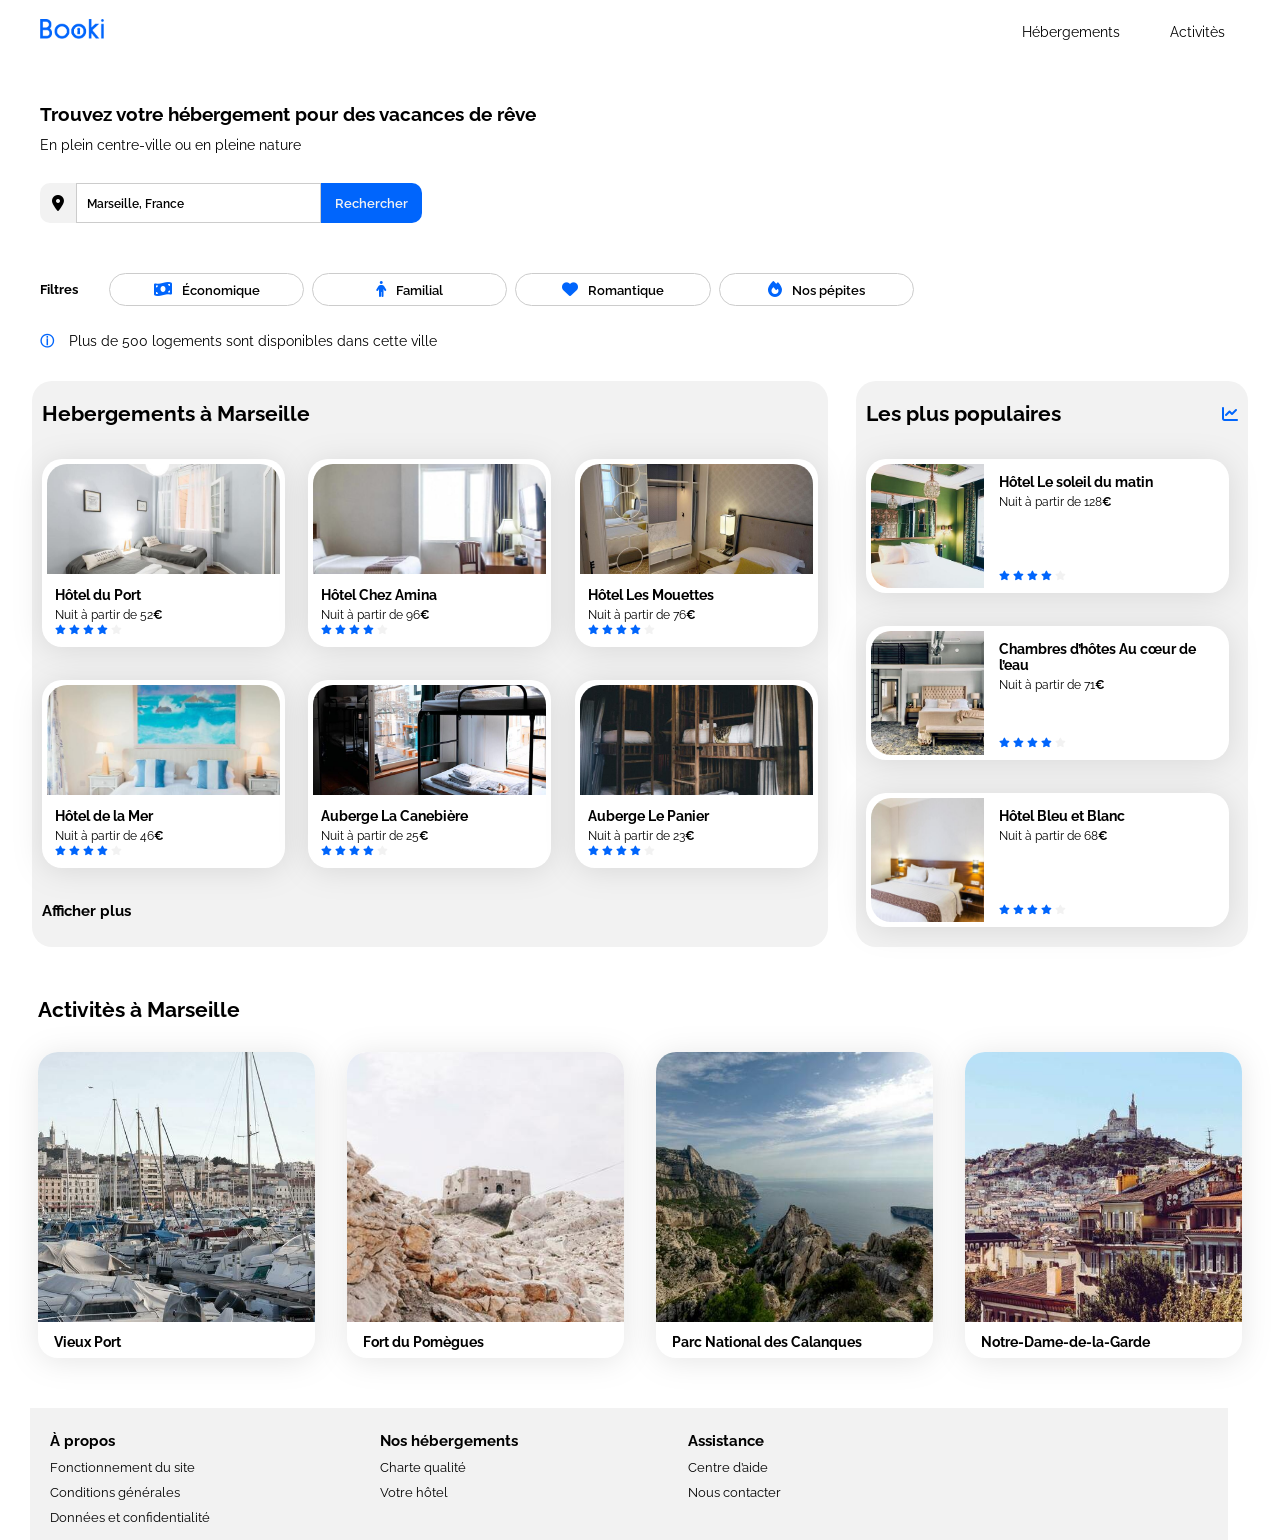
<file: Squicciarini_Gassi_Luciana_2_code_21022023/index.html>
<!DOCTYPE html>
<html lang="fr">
<head>
    <meta charset="UTF-8">
    <meta http-equiv="X-UA-Compatible" content="IE=edge">
        <!-- to make the website responsive with media queries -->
    <meta name="viewport" content="width=device-width, initial-scale=1.0">
        <!-- to offer more details to Google -->
    <meta name="keywords" content="Booki, Marseille, hébergements, activites">
        <!-- specify webpage content -->
    <meta name="description" content="Projet 2 OpenClassrooms">
        <!-- specify the author -->
    <meta name="author" content="Luciana Gassi">

    <link rel="preconnect" href="https://fonts.googleapis.com">
    <link rel="preconnect" href="https://fonts.gstatic.com" crossorigin>
    <link href="https://fonts.googleapis.com/css2?family=Raleway:wght@400;500;700&display=swap" rel="stylesheet">
    <link rel="stylesheet" href="https://cdnjs.cloudflare.com/ajax/libs/font-awesome/6.2.1/css/all.min.css"
        integrity="sha512-MV7K8+y+gLIBoVD59lQIYicR65iaqukzvf/nwasF0nqhPay5w/9lJmVM2hMDcnK1OnMGCdVK+iQrJ7lzPJQd1w=="
        crossorigin="anonymous" referrerpolicy="no-referrer" >

    <link rel="stylesheet" href="CSS/style.css">
        <!-- insert a title, for Search Engine Optimization -->
    <title>Booki</title>
</head>

<body>
    <div class="main-container">


                             <!-- Header section with logo and nav bar  -->
        <header class="header">
            <img src="images/logo/Booki.png" alt="Company Logo" id="logo">
        
          <ul class="menu">
              <li class="nav-link"><a href="#Hébergements">Hébergements</a></li>
              <li class="nav-link"><a href="#Activitès">Activitès</a></li>
          </ul>
        </header> 


                                 <!-- Presentation section -->
        <div class="Presentation">
                    <!-- firt part of the section -->
            <div class="presentation">
                <h1>Trouvez votre hébergement pour des vacances de rêve</h1>
                <p>En plein centre-ville ou en pleine nature</p>
            </div>
    
                    <!-- a search-bar for a destination -->
            <div class="search-bar">
                <section class="search">                        
                    <div class="search-bar">
                        <i class="fa fa-map-marker-alt"></i>
                        <input type="text" placeholder="Marseille, France" name="search">
                        <button type="submit" value="Submit" onclick="alert('Merci pour votre recherche')">Rechercher</button>
                        <i class="fa-solid fa-magnifying-glass" id="loupe"></i>
                    </div>
                </section>    
            </div>
    
                    <!-- Filter to choice a destination -->
            <div class="parent">
                <div class="title">Filtres</div>
                <div class="child dollar"><i class="fa-solid fa-money-bill-wave"></i><a href="#">Économique</a></div>
                <div class="child family"><i class="fa-solid fa-person"></i><a href="#">Familial</a></div>
                <div class="child romance"><i class="fa-sharp fa-solid fa-heart"></i><a href="#">Romantique</a></div>
                <div class="child nuggets"><i class="fa-solid fa-fire"></i><a href="#">Nos pépites</a></div>
            </div>
    
                    <!-- last infos of the First Section of the page -->
            <section class="infos">
                <p><span class="icon">&#9432;</span>Plus de 500 logements sont disponibles dans cette ville</p>
            </section>
        
        </div>  <!-- Presentation section  -->


        <div class="main-section" >
                   
                                    <!-- Hébergements section -->

                        <!-- the ID class act as a link for the navigation bar -->
            <section class="hebergements" id="Hébergements">
                
                <div class="hebergements-title">
                    <h2 class="section-title">Hebergements à Marseille</h2>
                </div>
        
                <div class="hebergements-cards">
                        
                    <article class="card">
                        <a class="card-link" href="#">
                        <img src="./images/hebergements/fred-kleber.jpg" alt="Image de la chambre d'hôtel montrant les lits">
                        <div class="card-content">
                            <div class="card-txt">
                                <h3 class="card-title">Hôtel du Port</h3>
                                <p class="card-subtitle">Nuit à partir de 52<span class="euro">€</span></p>
                            </div>
                            <div class="card-rating">
                                <i class="fa-xs fa-solid fa-star" aria-hidden="true"></i>
                                <i class="fa-xs fa-solid fa-star" aria-hidden="true"></i>
                                <i class="fa-xs fa-solid fa-star" aria-hidden="true"></i>
                                <i class="fa-xs fa-solid fa-star" aria-hidden="true"></i>
                                <i class="fa-xs fa-solid fa-star neutralStar" aria-hidden="true"></i>
                                <span class="sr-only">Note de 4 sur 5</span>
                            </div>
                        </div>
                        </a> 
                    </article>

                    <article class="card">
                        <a class="card-link" href="#">
                        <img src="./images/hebergements/febrian-zakaria.jpg" alt="Image de la chambre d'hôtel montrant les lits">
                        <div class="card-content">
                            <div class="card-txt">
                                <h3 class="card-title">Hôtel Chez Amina</h3>
                                <p class="card-subtitle">Nuit à partir de 96<span class="euro">€</span></p>
                            </div>
                            <div class="card-rating">
                                <i class="fa-xs fa-solid fa-star" aria-hidden="true"></i>
                                <i class="fa-xs fa-solid fa-star" aria-hidden="true"></i>
                                <i class="fa-xs fa-solid fa-star" aria-hidden="true"></i>
                                <i class="fa-xs fa-solid fa-star" aria-hidden="true"></i>
                                <i class="fa-xs fa-solid fa-star neutralStar" aria-hidden="true"></i>
                                <span class="sr-only">Note de 4 sur 5</span>
                            </div>
                        </div>
                        </a>
                    </article> 
   
                    <article class="card">
                        <a class="card-link" href="#">
                        <img src="./images/hebergements/reisetopia.jpg" alt="Image de la chambre d'hôtel montrant les lits">
                        <div class="card-content">
                            <div class="card-txt">
                                <h3 class="card-title">Hôtel Les Mouettes</h3>
                                <p class="card-subtitle">Nuit à partir de 76<span class="euro">€</span></p>
                            </div>
                            <div class="card-rating">
                                <i class="fa-xs fa-solid fa-star" aria-hidden="true"></i>
                                <i class="fa-xs fa-solid fa-star" aria-hidden="true"></i>
                                <i class="fa-xs fa-solid fa-star" aria-hidden="true"></i>
                                <i class="fa-xs fa-solid fa-star" aria-hidden="true"></i>
                                <i class="fa-xs fa-solid fa-star neutralStar" aria-hidden="true"></i>
                                <span class="sr-only">Note de 4 sur 5</span>
                            </div>
                        </div>
                        </a>
                    </article> 
              
                    <article class="card">
                        <a class="card-link" href="#">
                        <img src="./images/hebergements/annie-spratt.jpg" alt="Image de la chambre d'hôtel montrant les lits">
                        <div class="card-content">
                            <div class="card-txt">
                                <h3 class="card-title">Hôtel de la Mer</h3>
                                <p class="card-subtitle">Nuit à partir de 46<span class="euro">€</span></p>
                            </div>
                            <div class="card-rating">
                                <i class="fa-xs fa-solid fa-star" aria-hidden="true"></i>
                                <i class="fa-xs fa-solid fa-star" aria-hidden="true"></i>
                                <i class="fa-xs fa-solid fa-star" aria-hidden="true"></i>
                                <i class="fa-xs fa-solid fa-star" aria-hidden="true"></i>
                                <i class="fa-xs fa-solid fa-star neutralStar" aria-hidden="true"></i>
                                <span class="sr-only">Note de 4 sur 5</span>
                            </div>
                        </div>
                        </a>
                    </article> 
           
                    <article class="card">
                        <a class="card-link" href="#">
                        <img src="./images/hebergements/marcus-loke.jpg" alt="Image de la chambre d'hôtel montrant les lits">
                        <div class="card-content">
                            <div class="card-txt">
                                <h3 class="card-title">Auberge La Canebière</h3>
                                <p class="card-subtitle">Nuit à partir de 25<span class="euro">€</span></p>
                            </div>
                            <div class="card-rating">
                                <i class="fa-xs fa-solid fa-star" aria-hidden="true"></i>
                                <i class="fa-xs fa-solid fa-star" aria-hidden="true"></i>
                                <i class="fa-xs fa-solid fa-star" aria-hidden="true"></i>
                                <i class="fa-xs fa-solid fa-star" aria-hidden="true"></i>
                                <i class="fa-xs fa-solid fa-star neutralStar" aria-hidden="true"></i>
                                <span class="sr-only">Note de 4 sur 5</span>
                            </div>
                        </div>
                        </a>
                    </article> 
        
                    <article class="card">
                        <a class="card-link" href="#">
                        <img src="./images/hebergements/nicate-lee.jpg" alt="Image de la chambre d'hôtel montrant les lits">
                        <div class="card-content">
                            <div class="card-txt">
                                <h3 class="card-title">Auberge Le Panier</h3>
                                <p class="card-subtitle">Nuit à partir de 23<span class="euro">€</span></p>
                            </div>
                            <div class="card-rating">
                                <i class="fa-xs fa-solid fa-star" aria-hidden="true"></i>
                                <i class="fa-xs fa-solid fa-star" aria-hidden="true"></i>
                                <i class="fa-xs fa-solid fa-star" aria-hidden="true"></i>
                                <i class="fa-xs fa-solid fa-star" aria-hidden="true"></i>
                                <i class="fa-xs fa-solid fa-star neutralStar" aria-hidden="true"></i>
                                <span class="sr-only">Note de 4 sur 5</span>
                            </div>
                        </div>
                        </a>
                    </article>
                </div>
        
                <div class="hebergements-end">
                    <h3 class="section-end"><span><a href="#">Afficher plus</a></span></h3>
                </div>
            </section>


                                   <!-- Populaires section -->

            <section class="populaires" id="Populaires">
                <div class="populaires-title">
                    <h2 class="section-title">Les plus populaires</h2>
                    <i class="fa-solid fa-chart-line" aria-hidden="true"></i>
                </div>

                <div class="populaires-cards">
                    
                    <article class="card">
                        <a class="card-link" href="#">
                        <img src="./images/hebergements/emile-guillemot.jpg" alt="Image de la chambre d'hôtel montrant un lit">
                        <div class="card-content">
                            <div class="card-txt">
                                <h3 class="card-title">Hôtel Le soleil du matin</h3>
                                <p class="card-subtitle">Nuit à partir de 128<span class="euro">€</span></p>
                            </div>
                            <div class="card-rating">
                                <i class="fa-xs fa-solid fa-star" aria-hidden="true"></i>
                                <i class="fa-xs fa-solid fa-star" aria-hidden="true"></i>
                                <i class="fa-xs fa-solid fa-star" aria-hidden="true"></i>
                                <i class="fa-xs fa-solid fa-star" aria-hidden="true"></i>
                                <i class="fa-xs fa-solid fa-star neutralStar" aria-hidden="true"></i>
                                <span class="sr-only">Note de 4 sur 5</span>
                            </div>
                        </div>
                        </a>
                    </article>

                    <article class="card">
                        <a class="card-link" href="#">
                        <img src="./images/hebergements/aw-creative.jpg" alt="Image de la chambre d'hôtel montrant un lit">
                        <div class="card-content">
                            <div class="card-txt">
                                <h3 class="card-title">Chambres d’hôtes Au cœur de l’eau</h3>
                                <p class="card-subtitle">Nuit à partir de 71<span class="euro">€</span></p>
                            </div>
                            <div class="card-rating">
                                <i class="fa-xs fa-solid fa-star" aria-hidden="true"></i>
                                <i class="fa-xs fa-solid fa-star" aria-hidden="true"></i>
                                <i class="fa-xs fa-solid fa-star" aria-hidden="true"></i>
                                <i class="fa-xs fa-solid fa-star" aria-hidden="true"></i>
                                <i class="fa-xs fa-solid fa-star neutralStar" aria-hidden="true"></i>
                                <span class="sr-only">Note de 4 sur 5</span>
                            </div>
                        </div>
                        </a>
                    </article>

                    <article class="card">
                        <a class="card-link" href="#">
                        <img src="./images/hebergements/febrian-zakaria2.jpg" alt="Image de la chambre d'hôtel montrant un lit">
                        <div class="card-content">
                            <div class="card-txt">
                                <h3 class="card-title">Hôtel Bleu et Blanc</h3>
                                <p class="card-subtitle">Nuit à partir de 68<span class="euro">€</span></p>
                            </div>
                            <div class="card-rating">
                                <i class="fa-xs fa-solid fa-star" aria-hidden="true"></i>
                                <i class="fa-xs fa-solid fa-star" aria-hidden="true"></i>
                                <i class="fa-xs fa-solid fa-star" aria-hidden="true"></i>
                                <i class="fa-xs fa-solid fa-star" aria-hidden="true"></i>
                                <i class="fa-xs fa-solid fa-star neutralStar" aria-hidden="true"></i>
                                <span class="sr-only">Note de 4 sur 5</span>
                            </div>
                        </div>
                        </a>
                    </article>

                </div>
            </section>


                                    <!-- Activites section -->

                    <section class="activites" id="Activitès">
                        <div class="activites-title">
                                <h2 class="section-title">Activitès à Marseille</h2>
                        </div>
        
                        <div class="activites-cards">
        
                            <article class="card">
                                <a class="card-link" href="#">
                                <img src="./images/activites/reno-laithienne.jpg" alt="Image du Vieux Port de Marseille">
                                <div class="card-content">
                                    <div class="card-txt">
                                        <h3 class="card-title">Vieux Port</h3>
                                    </div>
                                </div>
                                </a>
                            </article>
        
                            <article class="card">
                                <a class="card-link" href="#">
                                <img src="./images/activites/paul-hermann.jpg" alt="Image du Fort du Pomègues">
                                <div class="acard-content">
                                    <div class="card-txt">
                                        <h3 class="card-title">Fort du Pomègues</h3>
                                    </div>
                                </div>
                                </a>
                            </article>
        
                            <article class="card">
                                <a class="card-link" href="#">
                                <img src="./images/activites/kilyan-sockalingum.jpg" alt="Image du Parc National des Calanques">
                                <div class="card-content">
                                    <div class="card-txt">
                                        <h3 class="card-title">Parc National des Calanques</h3>
                                    </div>
                                </div>
                                </a>
                            </article>
        
                            <article class="card">
                                <a class="card-link" href="#">
                                <img src="./images/activites/florian-wehde.jpg" alt="Image de Notre-Dame-de-la-Garde">
                                <div class="card-content">
                                    <div class="card-txt">
                                        <h3 class="card-title">Notre-Dame-de-la-Garde</h3>
                                    </div>
                                </div>
                                </a>
                            </article>
        
                        </div>
                    </section>
        </div>   <!-- close main-section -->

                                        
                                        <!-- Footer section -->
        <footer>
            <div class="footer">
                <h3><span><a href="#">À propos</a></span></h3>
                <p>Fonctionnement du site</p>
                <p>Conditions générales</p>
                <p>Données et confidentialité</p>
            </div>

            <div class="footer">
                <h3><span><a href="#">Nos hébergements</a></span></h3>
                <p>Charte qualité</p>
                <p>Votre hôtel</p>
            </div>

            <div class="footer">
                <h3><span><a href="#">Assistance</a></span></h3>
                <p>Centre d’aide</p>
                <p>Nous contacter</p>
            </div>
        </footer>

    </div> <!-- main-container -->
</body>

</html>
</file>
<file: Squicciarini_Gassi_Luciana_2_code_21022023/CSS/style.css>
* {
    font-family: 'Raleway', sans-serif;
    margin: 0;
    padding: 0;
}

:root {
    --main-color: #0065fc;
    --main-bg-color: #F2F2F2;
    --filter-bg-color: #DEEBFF;
}

.fa-solid {
    color: var(--main-color);
}

.main-container {
    width: 100%;
    padding: 0 20px;
    max-width: 1440px;
    box-sizing: border-box;
}

.section-title {
    margin: 0;
    font-size: 1.3em;
}

.section-end {
    font-size: 1.2em;
}

.card {
    background-color: white;
    border-radius: 20px;
    padding: 5px;
    filter: drop-shadow(0px 3px 15px rgba(0, 0, 0, 0.1));
}

.card img {
    object-fit: cover;
}

.card-title {
    font-size: 1.1em;
}

.card-subtitle {
    font-size: 0.9em;
}

.euro {
    font-weight: 700;
}

.neutralStar {
    color: var(--main-bg-color)
}

body {
    display: flex;
	margin: 0;
    padding: 0;
}


/* --------------------- Header section with logo and nav bar   -------------- */

ul {
    margin: 0;
    padding: 0;
    list-style: none;
}

a {
    text-decoration: none;
    color: black;
}

#logo {
	margin: 10px;
    height: 20px;
    width: auto;
}

.menu {
    display: flex;
    margin-right: 10px;
    padding: 0 10px 10px;
  }

.logo a,
.menu a {
	padding: 5px 15px;
	text-align: center;
	display: block;
}

.nav-link a {
    padding-top: 20px;
    margin-left: 20px;
}

.nav-link a {
    font-size: .9em;
  }
  
.nav-link a:hover {
    text-decoration: none;
    border-top: 1px solid #0065fc;
    color: #0065fc;
  }

.header {
    display: flex;
    flex-direction: row;
    justify-content: space-between;
    align-items: center;
    margin-top: 3px;
    margin-left: 10px;
	padding-bottom: .5em;

}


/*--------------------  Presentation section ---------------*/

h1 {
    margin-bottom: 10px;
    font-size: 1.2em;
  }

h2 {
    font-size: 0.6em;
  }

h3 {
    margin-top: 30px;
    font-size: 0.6em;
}

a {
    font-size: .8em;
}

.presentation {
    margin: 40px 0 0 20px;
}

.presentation p, .infos p {
    font-size: 0.9em;
}

            /*----  Search-bar ----*/

.search {
    width: 45%;
    margin-left: 20px;
}

.search-bar {
    display: flex;
    flex-direction: row;
    height: 40px;
    width: auto;
}

.search-bar i {
    background-color: var(--main-bg-color);
    border-top-left-radius: 10px;
    border-bottom-left-radius: 10px;
    padding: 12px;
}

.search-bar input {
    width: 40%;
    height: auto;
    align-items: center;
    border: 1px solid #ccc;
    padding: 10px;
}

::placeholder {
    font-weight: 600;
    font-size: 0.9em;
    color: black;
}

.search-bar button {
    width: auto;
    background-color: #0065fc;
    color: #F2F2F2;
    padding: 10px 12px;
    border-color: transparent;
    border-top-right-radius: 10px;
    border-bottom-right-radius: 10px;
    font-weight: 600;
    font-size: 0.8em;
}

#loupe {
    display: none;
    background-color: #0065fc;
    color: #F2F2F2;
    border-color: transparent;
    border-top-right-radius: 10px;
    border-bottom-right-radius: 10px;
    border-top-left-radius: 5px;
    border-bottom-left-radius: 5px;
    padding-left: 15px;
}

            /*----  Search filters ----*/

.parent {
    display: grid;
    grid-template-columns: 5% 16% 16% 16% 16%;
    grid-gap: 0.5em;
    margin: 50px 0 25px 20px;
    align-items: center;
}

.parent i {
    padding: 0 10px 0 0;
    color: #0065fc;
}

.child {
    padding: 6px 4px;
    font-weight: 600;
    border: thin solid #ccc;
    box-shadow: none;
    border-radius: 20px;
    text-align: center;
}

.child:hover {
    text-decoration: none;
    background-color: #DEEBFF;
}

.title {
    font-weight: bold;
    font-size: 0.8em;
    padding: 0;
    width: fit-content;
}

p {
    display: inline-block;
    text-align: left;
    margin-bottom: 30px;
}

.infos span {
    width: 100%;
    margin-right: 15px;
    margin-left: 20px;
}

.icon {
    color: #0065fc;
    font-weight: 600;
}

.section-end a:hover {
    text-decoration: none;
    color: #0065fc;
}

            /*--------------------  Main section ---------------*/

.main-section {
    display: flex;
    flex-wrap: wrap;
    justify-content: space-between;
    margin-left: 8px;
    margin-right: 8px;
}

.main-section section {
    background-color: var(--main-bg-color);
    border-radius: 20px;
    padding: 20px 10px;
    box-sizing: border-box;
}


            /*----  Hebergements ----*/

.hebergements {   /* grey box that contains the cards */
    width: 65%;
    margin-left: 4px;
}

.hebergements-title {    /* title of the section */
    display: flex;
    justify-content: space-between;
    align-items: center;
}

.hebergements-cards {
    display: flex;
    flex-wrap: wrap;
    justify-content: space-between;
}

.hebergements-cards .card {
    width: 30%;
    margin-top: 33px;
    display: flex;
    flex-direction: column;
}

.hebergements-cards img {
    width: 100%;
    height: 110px;
    border-top-left-radius: 20px;
    border-top-right-radius: 20px;
}

.hebergements-cards .card-content {
    width: 100%;
    padding-left: 8px;
    display: flex;
    flex-direction: column;
}

.hebergements-cards .card-title {
    margin-top: 10px;
    margin-bottom: 4px;
}

.hebergements-cards .card-subtitle {
    margin: 0;
}

.hebergements-cards .card-rating {
    margin-bottom: 5px;
}

            /*----  Populaires ----*/


.populaires {   /* grey box that contains the cards */
    width: 32%;
    margin-right: 4px;
}

.populaires-title {   /* title of the section */
    display: flex;
    justify-content: space-between;
    align-items: center;
}

.populaires-cards {
    display: flex;
    flex-direction: column;
}

.populaires-cards .card {
    width: 95%;
    display: flex;
    flex-direction: column;
    margin-top: 33px;
}

.populaires-cards .card-link {
    display: flex;
}

.populaires-cards img {
    width: 32%;
    height: 124px;
    border-top-left-radius: 20px;
    border-bottom-left-radius: 20px;
}

.populaires-cards .card-content {
    width: 67%;
    padding-left: 15px;
    display: flex;
    flex-direction: column;
    justify-content: space-between;
    box-sizing: border-box;
}

.populaires-cards .card-title {
    margin-top: 10px;
    margin-bottom: 4px;
}

.populaires-cards .card-subtitle {
    margin: 0;
}

.populaires-cards .card-rating {
    margin-bottom: 5px;
}


              /*----  Activites ----*/

section.activites {
    width: 100%;
    display: flex;
    flex-direction: column;
    margin-top: 30px;
    margin-bottom: 30px;
    background-color: transparent;
}

.activites-cards {
    display: flex;
    flex-direction: row;
    flex-wrap: wrap;
    justify-content: space-between;
    margin-top: 30px;
}

.activites-cards .card {
    width: 23%;
    padding: 0;
    box-sizing: border-box;
}

.activites-cards img {
    width: 100%;
    height: 270px;
    border-top-left-radius: 20px;
    border-top-right-radius: 20px;
}

.activites-cards .card-content {
    width: 100%;
    padding: 0;
    text-align: start;
    box-sizing: border-box;
}

.activites-cards .card-title {
    margin: 8px;
    padding-left: 8px;
}


            /*--------------------  Footer section ---------------*/

footer {
    display: flex;
    width: 95%;
    background-color: #F2F2F2;
    padding: 5px 10px;
    margin: 0 10px;
}

footer span {
    margin-left: 0;
}

.footer {
    display: flex;
    flex-flow: column wrap;
    padding: 10px 160px 10px 10px;
    gap: 10px;
}

.footer h3 {
    margin-top: 5px;
    font-size: 1.2em;
}

.footer p {
    margin: 0;
    padding: 0;
    font-size: 0.8em;
}

.footer a:hover {
    text-decoration: none;
    color: #0065fc;
}




/*
  ====================================== 
            Media Queries
  ====================================== 
*/


  @media (max-width: 767.98px) {   /* media queries for phone devices*/
    
 

    .main-container {
        max-width: 767.98px;
        font-size: smaller;
        padding: 0;
    }

    .header {
        width: 100%;
        max-width: 767.98px;
        display: flex;
        flex-direction: column;
        margin: 0;
        justify-content: center;

      }

    #logo {
        padding-top: 10px;
    }

    ul.menu {
        width: 100%;
        display: flex;
        list-style-type: none;
        margin: 0;
        padding: 0;
        box-sizing: border-box;
    }

    ul.menu li {
        width: 100%;
    }

    .nav-link a {
        border-top: transparent;
        border-bottom: 1px solid #F2F2F2;
        margin-left: 0;
        padding: 20px;
    }

    .nav-link a:hover {
        border-top: transparent;
        border-bottom: 1px solid #0065fc;
    }

    /* -------   Presentation section   -----*/

    h1 {
        font-size: 5.5vw;
    }

    .Presentation {
        margin: 0 10px;
    }

    .presentation {
        max-width: 100%;
        display: flex;
        flex-direction: column;
        margin: 20px 10px;
    }

    .presentation p {
        margin: 0;
        font-size: 3vw;
    }

    .search {
        margin-left: 10px;
    }

    .search-bar {
        width: 320px;
        display: flex;
        margin-top: 10px;
    }

    .search-bar input {
        width: 60%;
    }

    button {
        display: none;
        width: 0;
    }

    #loupe {
        display: flex;
    }
    
    .parent {
        width: 100%;
        font-size: 1.1em;
        margin: 30px 0 10px;
        padding: 10px;
        gap: 10px;
        grid-template-columns: 1fr 1fr;
        box-sizing: border-box;
    }

    .title {
        grid-column: 1 / 4;
        grid-row: 1 / 2;
    }

    .dollar {
        grid-row: 2 / 3;
        grid-column: 1 / 2;
    }

    .family {
        grid-row: 2 / 3;
        grid-column: 2 / 3;
    }

    .romance {
        grid-row: 3 / 4;
        grid-column: 1 / 2;
    }

    .nuggets {
        grid-row: 3 / 4;
        grid-column: 2 / 3;
    }

    p {
        margin-bottom: 30px;
    }
    
    .infos span {
        margin-left: 10px;
    }


    /*--------  Main section   -------*/

    .main-container {
        max-width: 100%;
        margin-right: 0;
    }

    .main-section {
        margin-left: 0;
        margin-right: 0;
    }

    .section-title {
        padding-left: 10px;
    }

    #Populaires {
        order: -1;
    }

    .main-section section {
        border-radius: 0;
        background-color: transparent;
        padding:20px 10px 0 0;
    }

    .hebergements-title, .populaires-title, .activites-title {
        width: 100%;
        margin: 0 10px;
    }

    section#Populaires.populaires {
        background-color: #F2F2F2;
        padding: 20px 15px 20px 0;
        width: 100%;
        margin: 0;

    }

    section#Hébergements.hebergements,
    section#Activitès.activites {
        width: 100%;
        padding: 30px 20px 0 0;
        font-size: larger
    }

    .section-end {
        margin-top:10px;
        margin-left: 10px;
        font-size: 5vw;
    }

    .hebergements-cards, .populaires-cards {
        display: flex;
        flex-direction: column;
        justify-content: space-between;
        margin-top: 5px;
    }

    .hebergements-cards .card, .populaires-cards .card {
        width: 95%;
        margin: 10px;
    }

    .hebergements-cards .card-txt {
        padding-bottom: 10px;
    }

    .card-title {
        font-size: 4vw;
    }

    .card-subtitle {
        font-size: 3.5vw;
    }

    .activites-cards {
        display: flex;
        flex-direction: row;
        margin-bottom: 0;
    }

    .activites-cards .card {
        width: 95%;
        height: auto;
        margin-left: 15px;
        margin-bottom: 15px;
    }

    .activites-cards img {
        height: 160px;
    }

    .activites-cards .card-title {
        font-size: 4vw;
        padding: 10px;
    }

    /* -------   Footer section   -----*/
    footer {
        width: 100%;
        margin: 0;
        padding-top: 5px;
        flex-direction: column;
    }

    .footer {
        display: flex;
        padding: 10px 15px;
        align-content: start;
        font-size: larger;
    }

    
}

@media screen and (min-width: 768px) and (max-width: 1023px) {  /* media queries for tablet devices*/
    .main-container {
        max-width: 1023px;
        font-size: smaller;
    }

    .Presentation {
        margin-left: 10px;
    }

    .main-section {
        margin-left: 20px;
        margin-right: 30px;
    }

    section#Hébergements.hebergements {
        width: 100%;
        margin-bottom: 30px;
    }

    section#Populaires.populaires {
        width: 100%;
    }

    .populaires-cards {
        display: flex;
        flex-direction: row;
    }

    .populaires-cards .card {
        width: 40%;
        margin: 20px 5px;
    }

    section#Activitès.activites {
        width: 100%;
    }

    .activites-cards img {
        height: 80%;
    }

    .section-end {
        font-size: 2.5vw;
    }

    .footer {
        font-size: 1.5vw;
        margin-right: 50px;
        padding-right: 50px;
    }


}
</file>
